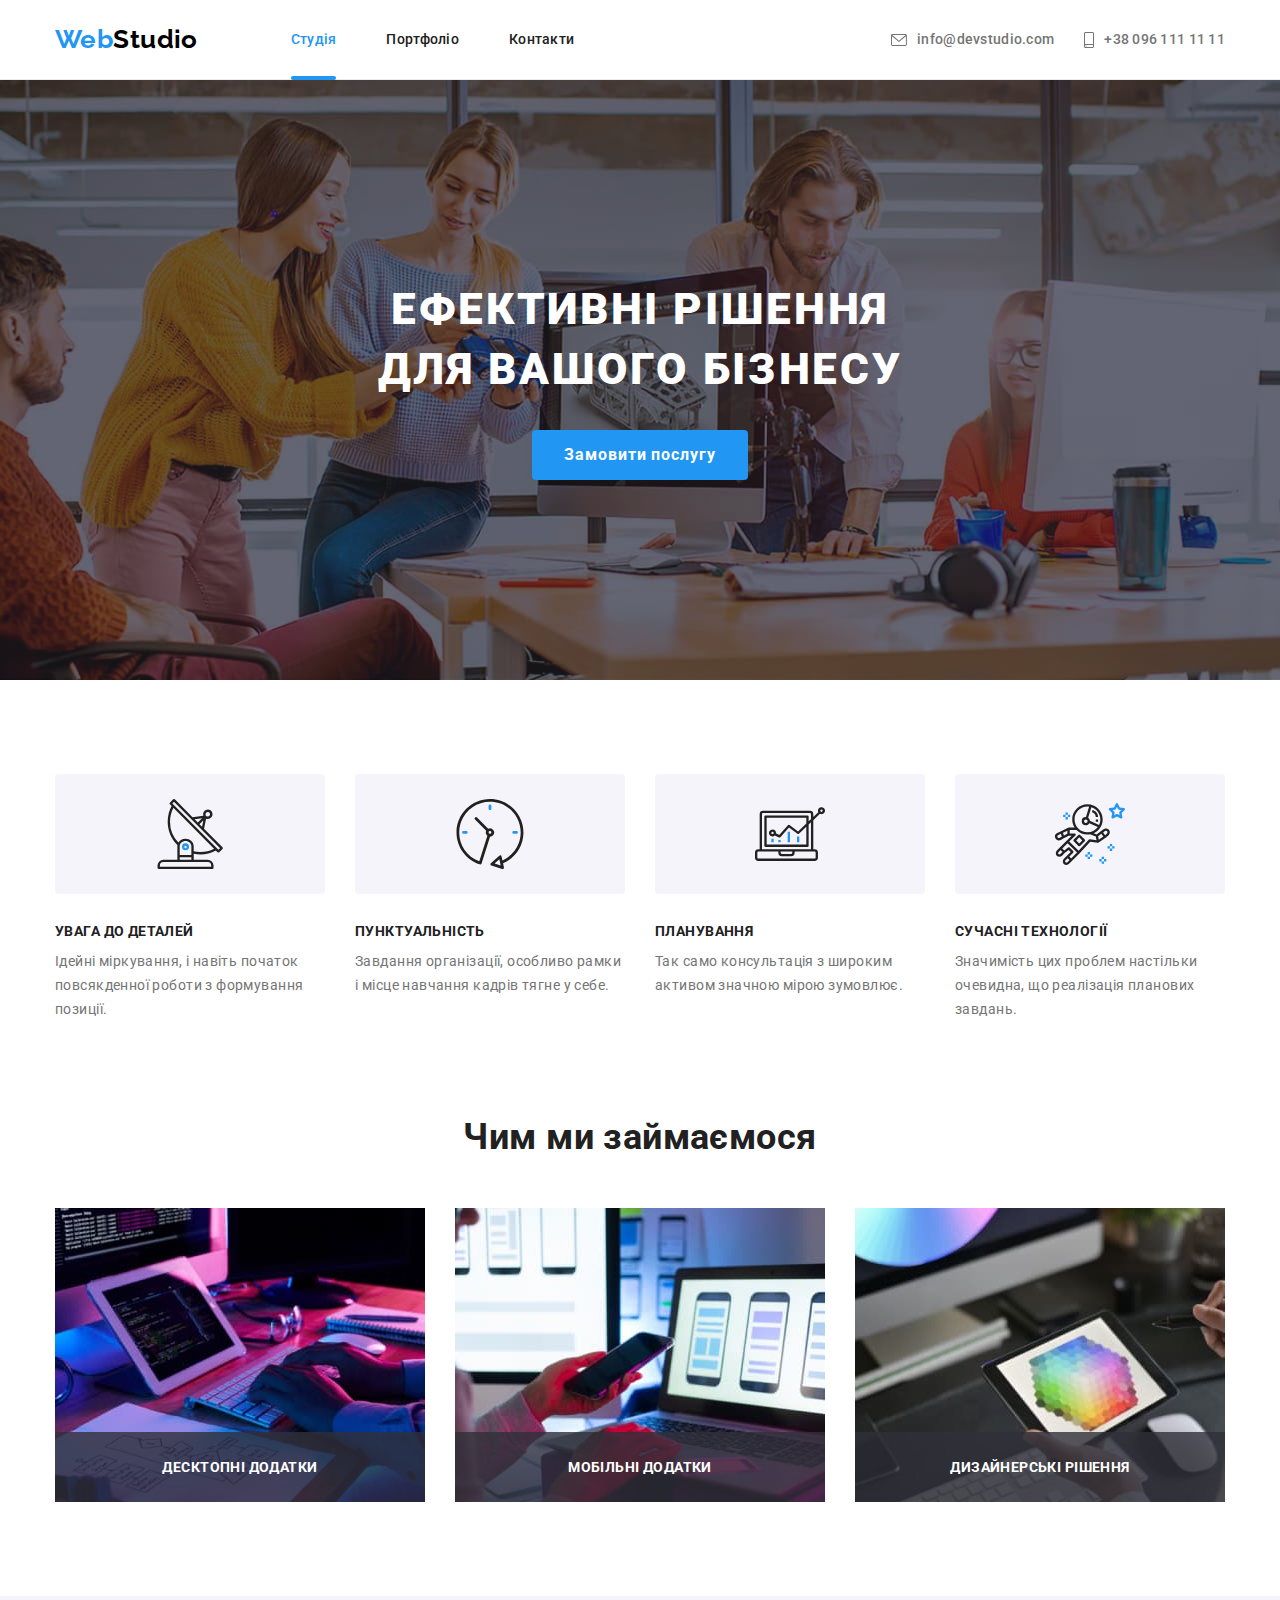
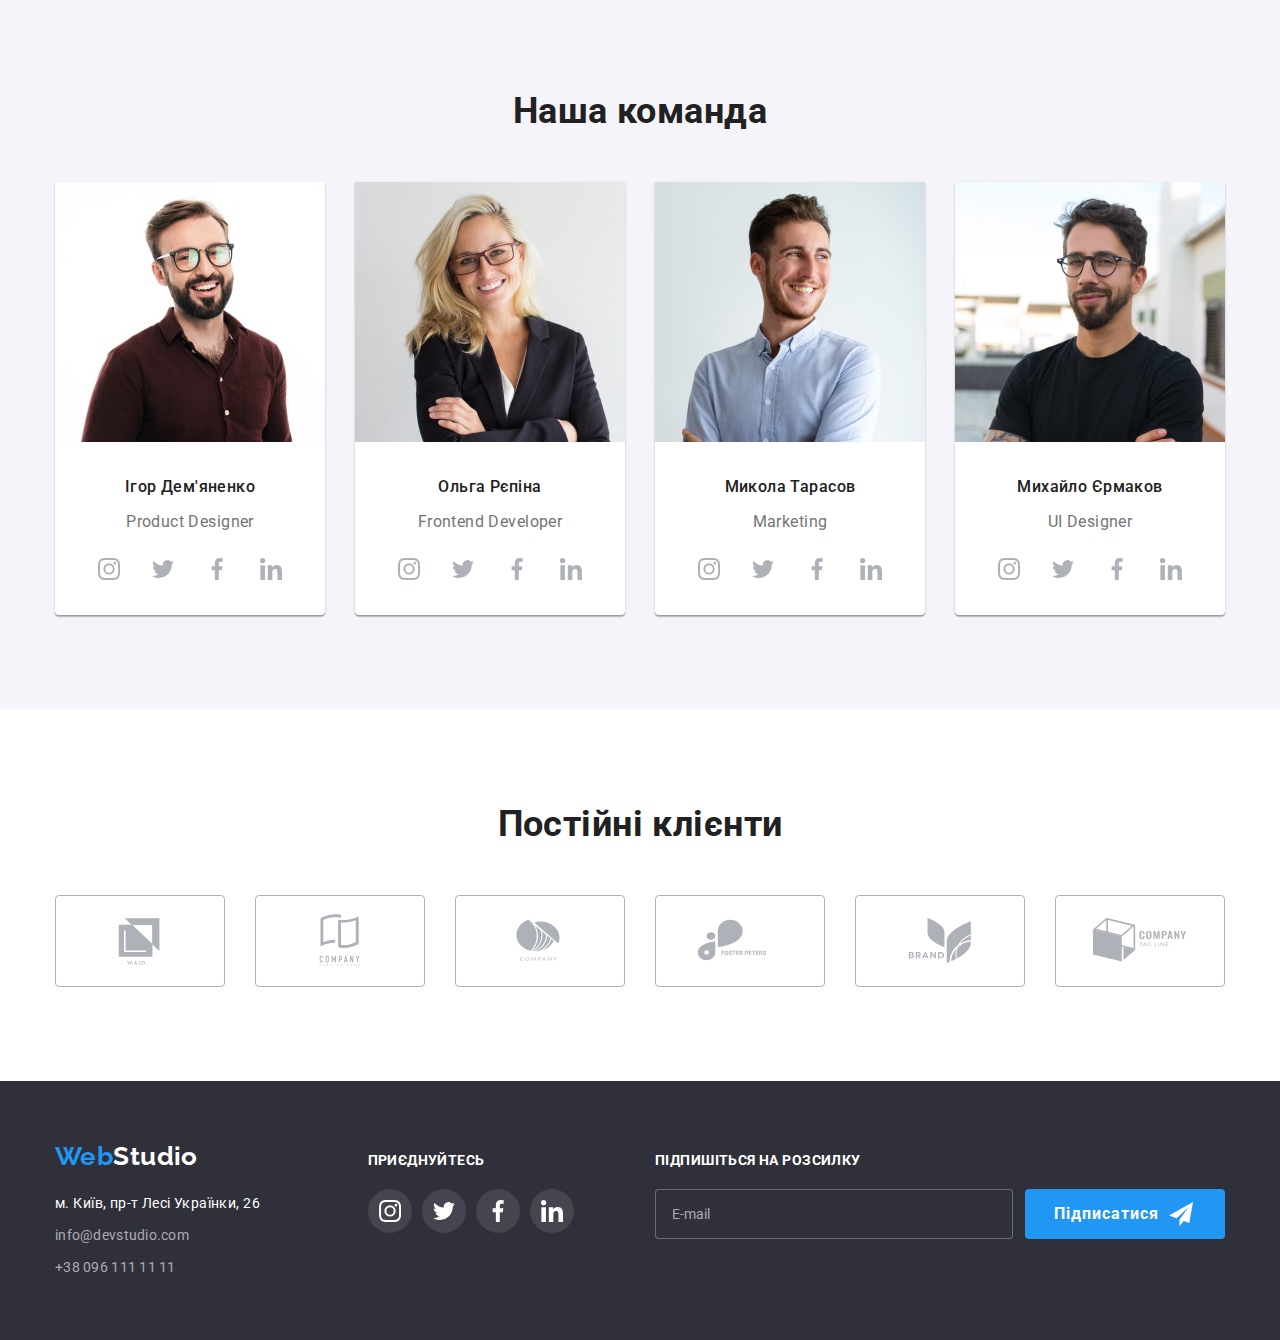
<file: index.html>
<!DOCTYPE html>
<html lang="ua">
  <head>
    <meta charset="UTF-8" />
    <meta http-equiv="X-UA-Compatible" content="IE=edge" />
    <meta name="viewport" content="width=device-width, initial-scale=1.0" />
    <title>Web Studio (Version 2.1)</title>
    <link
      href="https://fonts.googleapis.com/css2?family=Raleway:wght@700&family=Roboto:wght@400;500;700;900&display=swap"
      rel="stylesheet"
    />
    <link
      rel="stylesheet"
      href="https://cdnjs.cloudflare.com/ajax/libs/modern-normalize/1.1.0/modern-normalize.min.css"
    />
    <!-- <link rel="stylesheet" href="./styles.css" /> -->
    <link rel="stylesheet" href="./css/main.min.css" />
  </head>
  <body>
    <header class="page-header">
      <nav class="page-header__nav container">
        <a href="./index.html" class="logo">Web<span class="logo__text">Studio</span></a>
        <button class="page-header__button" type="button" data-menu-button aria-expanded="false">
          <svg class="page-header__pic" aria-label="Переключатель мобільного меню">
            <use
              class="page-header__icon page-header__icon--menu"
              href="./images/icons.svg#icon-menu"
              width="40"
              height="40"
            ></use>
            <use
              class="page-header__icon page-header__icon--cross"
              href="./images/icons.svg#icon-close"
              width="40"
              height="40"
            ></use>
          </svg>
        </button>

        <!-- Mobile Menu -->
        <div class="mobile-menu" data-menu>
          <ul class="mobile-nav">
            <li class="mobile-nav__item">
              <a class="mobile-nav__link mobile-nav__link--current" href="./index.html">Студія</a>
            </li>
            <li class="mobile-nav__item">
              <a class="mobile-nav__link" href="./portfolio.html">Портфоліо</a>
            </li>
            <li class="mobile-nav__item">
              <a class="mobile-nav__link" href="">Контакти</a>
            </li>
          </ul>

          <ul class="mobile-contacts">
            <li class="mobile-contacts__item">
              <a class="mobile-contacts__link" href="tel:+380961111111">+38 096 111 11 11</a>
            </li>
            <li class="mobile-contacts__item">
              <a
                class="mobile-contacts__link mobile-contacts__link--mail"
                href="mailto:info@devstudio.com"
                >info@devstudio.com</a
              >
            </li>
          </ul>
          <ul class="mobile-networks">
            <li class="mobile-networks__item">
              <a class="mobile-networks__link" href="">Instagram</a>
            </li>
            <li class="mobile-networks__item">
              <a class="mobile-networks__link" href="">Twitter</a>
            </li>
            <li class="mobile-networks__item">
              <a class="mobile-networks__link" href="">Facebook</a>
            </li>
            <li class="mobile-networks__item">
              <a class="mobile-networks__link" href="">LinkedIn</a>
            </li>
          </ul>
        </div>

        <!-- Site Nav -->

        <ul class="site-nav">
          <li class="site-nav__item">
            <a class="site-nav__link site-nav__link--current" href="./index.html">Студія</a>
          </li>
          <li class="site-nav__item">
            <a class="site-nav__link" href="./portfolio.html">Портфоліо</a>
          </li>
          <li class="site-nav__item">
            <a class="site-nav__link" href="">Контакти</a>
          </li>
        </ul>

        <div class="contacts">
          <ul class="contacts__list">
            <li class="contacts__item">
              <a class="contacts__link" href="mailto:info@devstudio.com">
                <svg class="contacts__icon">
                  <use href="./images/icons.svg#icon-mail" width="16"></use>
                </svg>
                <span>info@devstudio.com</span>
              </a>
            </li>
            <li class="contacts__item contacts__item--tel">
              <a class="contacts__link" href="tel:+380961111111">
                <svg class="contacts__icon contacts__icon--width">
                  <use href="./images/icons.svg#icon-tel" width="10"></use>
                </svg>
                <span>+38 096 111 11 11</span>
              </a>
            </li>
          </ul>
        </div>
      </nav>
    </header>

    <main>
      <!--Hero-->

      <section class="hero">
        <h1 class="hero__title">Ефективні рішення <br />для вашого бізнесу</h1>
        <button class="button" type="button" data-modal-open>Замовити послугу</button>
      </section>

      <!-- Modal Window -->

      <div class="backdrop is-hidden" data-modal>
        <div class="modal">
          <button class="modal__close" type="button" data-modal-close>
            <svg class="modal__icon">
              <use href="./images/icons.svg#icon-cross" width="11"></use>
            </svg>
          </button>
          <form class="form" name="form" autocomplete="on">
            <p class="form__text">Залиште свої дані, ми вам передзвонимо</p>

            <label class="form__item" for="user-name">
              <span class="form__title">Ім'я</span>
            </label>
            <div class="form__box">
              <input
                class="form__field"
                type="text"
                name="user-name"
                id="user-name"
                autofocus
                required
              />
              <svg class="form__icon">
                <use href="./images/icons.svg#icon-human" width="18"></use>
              </svg>
            </div>

            <label class="form__item" for="user-phone">
              <span class="form__title">Телефон</span>
            </label>
            <div class="form__box">
              <input class="form__field" type="tel" name="user-phone" id="user-phone" required />
              <svg class="form__icon">
                <use href="./images/icons.svg#icon-phone" width="18"></use>
              </svg>
            </div>

            <label class="form__item" for="user-email">
              <span class="form__title">Пошта</span>
            </label>
            <div class="form__box">
              <input class="form__field" type="email" name="user-email" id="user-email" required />
              <svg class="form__icon">
                <use href="./images/icons.svg#icon-letter" width="18"></use>
              </svg>
            </div>

            <label class="form__item">
              <span class="form__title"> Коментар </span>
              <textarea
                class="form__field form__field--comment"
                placeholder="Введіть текст"
                id="comment"
                required
              ></textarea>
            </label>

            <label class="form__agreement">
              <input class="form__checkbox" type="checkbox" name="agreement" id="agreement" />
              <span class="form__checkdraw"></span>
              <span class="form__confirmation"
                >Погоджуюся з розсилкою та приймаю
                <a class="form__link" href="">Умови договору</a></span
              >
            </label>

            <button class="button" type="submit">Відправити</button>
          </form>
        </div>
      </div>

      <!--Our features -->

      <section class="section section--cutted">
        <div class="container">
          <h2 class="section__title visually-hidden">Наші особливості</h2>
          <ul class="features">
            <li class="features__item">
              <div class="features__bg">
                <svg class="features__icon">
                  <use href="./images/icons.svg#icon-antenna" width="70"></use>
                </svg>
              </div>
              <h3 class="features__title">Увага до деталей</h3>
              <p>Ідейні міркування, і навіть початок повсякденної роботи з формування позиції.</p>
            </li>
            <li class="features__item">
              <div class="features__bg">
                <svg class="features__icon">
                  <use href="./images/icons.svg#icon-clock" width="70"></use>
                </svg>
              </div>
              <h3 class="features__title">Пунктуальніcть</h3>
              <p>Завдання організації, особливо рамки і місце навчання кадрів тягне у себе.</p>
            </li>
            <li class="features__item">
              <div class="features__bg">
                <svg class="features__icon">
                  <use href="./images/icons.svg#icon-diagram" width="70"></use>
                </svg>
              </div>
              <h3 class="features__title">Планування</h3>
              <p>Так само консультація з широким активом значною мірою зумовлює.</p>
            </li>
            <li class="features__item">
              <div class="features__bg">
                <svg class="features__icon">
                  <use href="./images/icons.svg#icon-astronaut" width="70"></use>
                </svg>
              </div>
              <h3 class="features__title">Сучасні технології</h3>
              <p>Значимість цих проблем настільки очевидна, що реалізація планових завдань.</p>
            </li>
          </ul>
        </div>
      </section>

      <!--Directions-->

      <section class="section section--dissap">
        <div class="container">
          <h2 class="section__title directions__section-title--dissap">Чим ми займаємося</h2>
          <ul class="directions">
            <li class="directions__item">
              <img src="./images/img-01.jpg" width="370" alt="Друк на клавіатурі" />
              <h3 class="directions__title">Десктопні додатки</h3>
            </li>
            <li class="directions__item">
              <img src="./images/img-02.jpg" width="370" alt="Телефон та ноутбук" />
              <h3 class="directions__title">Мобільні додатки</h3>
            </li>
            <li class="directions__item">
              <img src="./images/img-03.jpg" width="370" alt="Айпед" />
              <h3 class="directions__title">Дизайнерські рішення</h3>
            </li>
          </ul>
        </div>
      </section>

      <!--Our team-->

      <section class="section section--bg">
        <div class="container">
          <h2 class="section__title">Наша команда</h2>

          <ul class="teammates">
            <li class="teammates__item">
              <img
                class="teammates__photo"
                srcset="
                  ./images/img-igor-270.jpg      270w,
                  ./images/img-igor-540@2x.jpg   540w,
                  ./images/img-igor-810@3x.jpg   810w,
                  ./images/img-igor-1080@4x.jpg 1080w
                "
                sizes="(min-width: 1200px) 25vw, (min-width: 768px) 50vw, (min-width: 480px) 100vw"
                src="./images/img-igor-270.jpg"
                alt="Ігор Дем'яненко"
              />
              <div class="teammates__info">
                <h3 class="teammates__title">Ігор Дем'яненко</h3>
                <p class="teammates__position">Product Designer</p>
                <ul class="networks">
                  <li>
                    <a class="networks__link" href="">
                      <svg class="networks__icon">
                        <use href="./images/icons.svg#icon-instagram" width="22"></use>
                      </svg>
                    </a>
                  </li>
                  <li>
                    <a class="networks__link" href="">
                      <svg class="networks__icon">
                        <use href="./images/icons.svg#icon-twitter" width="22"></use>
                      </svg>
                    </a>
                  </li>
                  <li>
                    <a class="networks__link" href="">
                      <svg class="networks__icon">
                        <use href="./images/icons.svg#icon-facebook" width="22"></use>
                      </svg>
                    </a>
                  </li>
                  <li>
                    <a class="networks__link" href="">
                      <svg class="networks__icon">
                        <use href="./images/icons.svg#icon-linkedin" width="22"></use>
                      </svg>
                    </a>
                  </li>
                </ul>
              </div>
            </li>
            <li class="teammates__item">
              <img
                class="teammates__photo"
                srcset="
                  ./images/img-olga-270.jpg      270w,
                  ./images/img-olga-540@2x.jpg   540w,
                  ./images/img-olga-810@3x.jpg   810w,
                  ./images/img-olga-1080@4x.jpg 1080w
                "
                sizes="(min-width: 1200px) 25vw, (min-width: 768px) 50vw, (min-width: 480px) 100vw"
                src="./images/img-olga-270.jpg"
                alt="Ольга Рєпіна"
              />
              <div class="teammates__info">
                <h3 class="teammates__title">Ольга Рєпіна</h3>
                <p class="teammates__position">Frontend Developer</p>
                <ul class="networks">
                  <li>
                    <a class="networks__link" href="">
                      <svg class="networks__icon">
                        <use href="./images/icons.svg#icon-instagram" width="22"></use>
                      </svg>
                    </a>
                  </li>
                  <li>
                    <a class="networks__link" href="">
                      <svg class="networks__icon">
                        <use href="./images/icons.svg#icon-twitter" width="22"></use>
                      </svg>
                    </a>
                  </li>
                  <li>
                    <a class="networks__link" href="">
                      <svg class="networks__icon">
                        <use href="./images/icons.svg#icon-facebook" width="22"></use>
                      </svg>
                    </a>
                  </li>
                  <li>
                    <a class="networks__link" href="">
                      <svg class="networks__icon">
                        <use href="./images/icons.svg#icon-linkedin" width="22"></use>
                      </svg>
                    </a>
                  </li>
                </ul>
              </div>
            </li>
            <li class="teammates__item">
              <img
                class="teammates__photo"
                srcset="
                  ./images/img-nick-270.jpg      270w,
                  ./images/img-nick-540@2x.jpg   540w,
                  ./images/img-nick-810@3x.jpg   810w,
                  ./images/img-nick-1080@4x.jpg 1080w
                "
                sizes="(min-width: 1200px) 25vw, (min-width: 768px) 50vw, (min-width: 480px) 100vw"
                src="./images/img-nick-270.jpg"
                alt="Микола Тарасов"
              />
              <div class="teammates__info">
                <h3 class="teammates__title">Микола Тарасов</h3>
                <p class="teammates__position">Marketing</p>
                <ul class="networks">
                  <li>
                    <a class="networks__link" href="">
                      <svg class="networks__icon">
                        <use href="./images/icons.svg#icon-instagram" width="22"></use>
                      </svg>
                    </a>
                  </li>
                  <li>
                    <a class="networks__link" href="">
                      <svg class="networks__icon">
                        <use href="./images/icons.svg#icon-twitter" width="22"></use>
                      </svg>
                    </a>
                  </li>
                  <li>
                    <a class="networks__link" href="">
                      <svg class="networks__icon">
                        <use href="./images/icons.svg#icon-facebook" width="22"></use>
                      </svg>
                    </a>
                  </li>
                  <li>
                    <a class="networks__link" href="">
                      <svg class="networks__icon">
                        <use href="./images/icons.svg#icon-linkedin" width="22"></use>
                      </svg>
                    </a>
                  </li>
                </ul>
              </div>
            </li>
            <li class="teammates__item">
              <img
                class="teammates__photo"
                srcset="
                  ./images/img-mike-270.jpg      270w,
                  ./images/img-mike-540@2x.jpg   540w,
                  ./images/img-mike-810@3x.jpg   810w,
                  ./images/img-mike-1080@4x.jpg 1080w
                "
                sizes="(min-width: 1200px) 25vw, (min-width: 768px) 50vw, (min-width: 480px) 100vw"
                src="./images/img-mike-270.jpg"
                alt="Михайло Єрмаков"
              />
              <div class="teammates__info">
                <h3 class="teammates__title">Михайло Єрмаков</h3>
                <p class="teammates__position">UI Designer</p>
                <ul class="networks">
                  <li>
                    <a class="networks__link" href="">
                      <svg class="networks__icon">
                        <use href="./images/icons.svg#icon-instagram" width="22"></use>
                      </svg>
                    </a>
                  </li>
                  <li>
                    <a class="networks__link" href="">
                      <svg class="networks__icon">
                        <use href="./images/icons.svg#icon-twitter" width="22"></use>
                      </svg>
                    </a>
                  </li>
                  <li>
                    <a class="networks__link" href="">
                      <svg class="networks__icon">
                        <use href="./images/icons.svg#icon-facebook" width="22"></use>
                      </svg>
                    </a>
                  </li>
                  <li>
                    <a class="networks__link" href="">
                      <svg class="networks__icon">
                        <use href="./images/icons.svg#icon-linkedin" width="22"></use>
                      </svg>
                    </a>
                  </li>
                </ul>
              </div>
            </li>
          </ul>
        </div>
      </section>

      <!-- Regular Customers -->

      <section class="section">
        <div class="container">
          <h2 class="section__title">Постійні клієнти</h2>
          <ul class="customers">
            <li>
              <a class="customers__link" href="">
                <svg class="customers__icon">
                  <use href="./images/icons.svg#icon-logo-ya-n-co"></use>
                </svg>
              </a>
            </li>
            <li>
              <a class="customers__link" href="">
                <svg class="customers__icon">
                  <use href="./images/icons.svg#icon-logo-tagline-here"></use>
                </svg>
              </a>
            </li>
            <li>
              <a class="customers__link" href="">
                <svg class="customers__icon">
                  <use href="./images/icons.svg#icon-logo-company"></use>
                </svg>
              </a>
            </li>
            <li>
              <a class="customers__link" href="">
                <svg class="customers__icon">
                  <use href="./images/icons.svg#icon-logo-foster-peters"></use>
                </svg>
              </a>
            </li>
            <li>
              <a class="customers__link" href="">
                <svg class="customers__icon">
                  <use href="./images/icons.svg#icon-logo-brand"></use>
                </svg>
              </a>
            </li>
            <li>
              <a class="customers__link" href="">
                <svg class="customers__icon">
                  <use href="./images/icons.svg#icon-logo-tag-line"></use>
                </svg>
              </a>
            </li>
          </ul>
        </div>
      </section>
    </main>

    <footer class="footer">
      <div class="container footer__flex">
        <div class="footer__contacts">
          <a href="./index.html" class="logo">Web<span class="logo__text--inverse">Studio</span></a>
          <address class="footer__address">
            <p>м. Київ, пр-т Лесі Українки, 26</p>
            <ul class="footer__list">
              <li class="footer__item">
                <a class="footer__link" href="mailto:info@devstudio.com">info@devstudio.com</a>
              </li>
              <li class="footer__item">
                <a class="footer__link" href="tel:+380961111111">+38 096 111 11 11</a>
              </li>
            </ul>
          </address>
        </div>
        <div class="footer__join">
          <h3 class="footer__title">приєднуйтесь</h3>
          <ul class="networks networks--join">
            <li>
              <a class="networks__link networks__link--join" href="">
                <svg class="networks__icon networks__icon--join">
                  <use href="./images/icons.svg#icon-instagram" width="22"></use>
                </svg>
              </a>
            </li>
            <li>
              <a class="networks__link networks__link--join" href="">
                <svg class="networks__icon networks__icon--join">
                  <use href="./images/icons.svg#icon-twitter" width="22"></use>
                </svg>
              </a>
            </li>
            <li>
              <a class="networks__link networks__link--join" href="">
                <svg class="networks__icon networks__icon--join">
                  <use href="./images/icons.svg#icon-facebook" width="22"></use>
                </svg>
              </a>
            </li>
            <li>
              <a class="networks__link networks__link--join" href="">
                <svg class="networks__icon networks__icon--join">
                  <use href="./images/icons.svg#icon-linkedin" width="22"></use>
                </svg>
              </a>
            </li>
          </ul>
        </div>
        <div class="footer__subscription">
          <h3 class="footer__title">Підпишіться на розсилку</h3>
          <form class="footer__form">
            <label>
              <input
                class="footer__field"
                type="email"
                name="subscribe-email"
                placeholder="E-mail"
                required
              />
            </label>
            <button class="footer__button" type="submit">
              Підписатися
              <svg class="footer__icon">
                <use href="./images/icons.svg#icon-paper-plane" width="24" height="24"></use>
              </svg>
            </button>
          </form>
        </div>
      </div>
    </footer>
    <script src="./js/modal.js"></script>
    <script src="./js/mobile-menu.js"></script>
  </body>
</html>
</file>
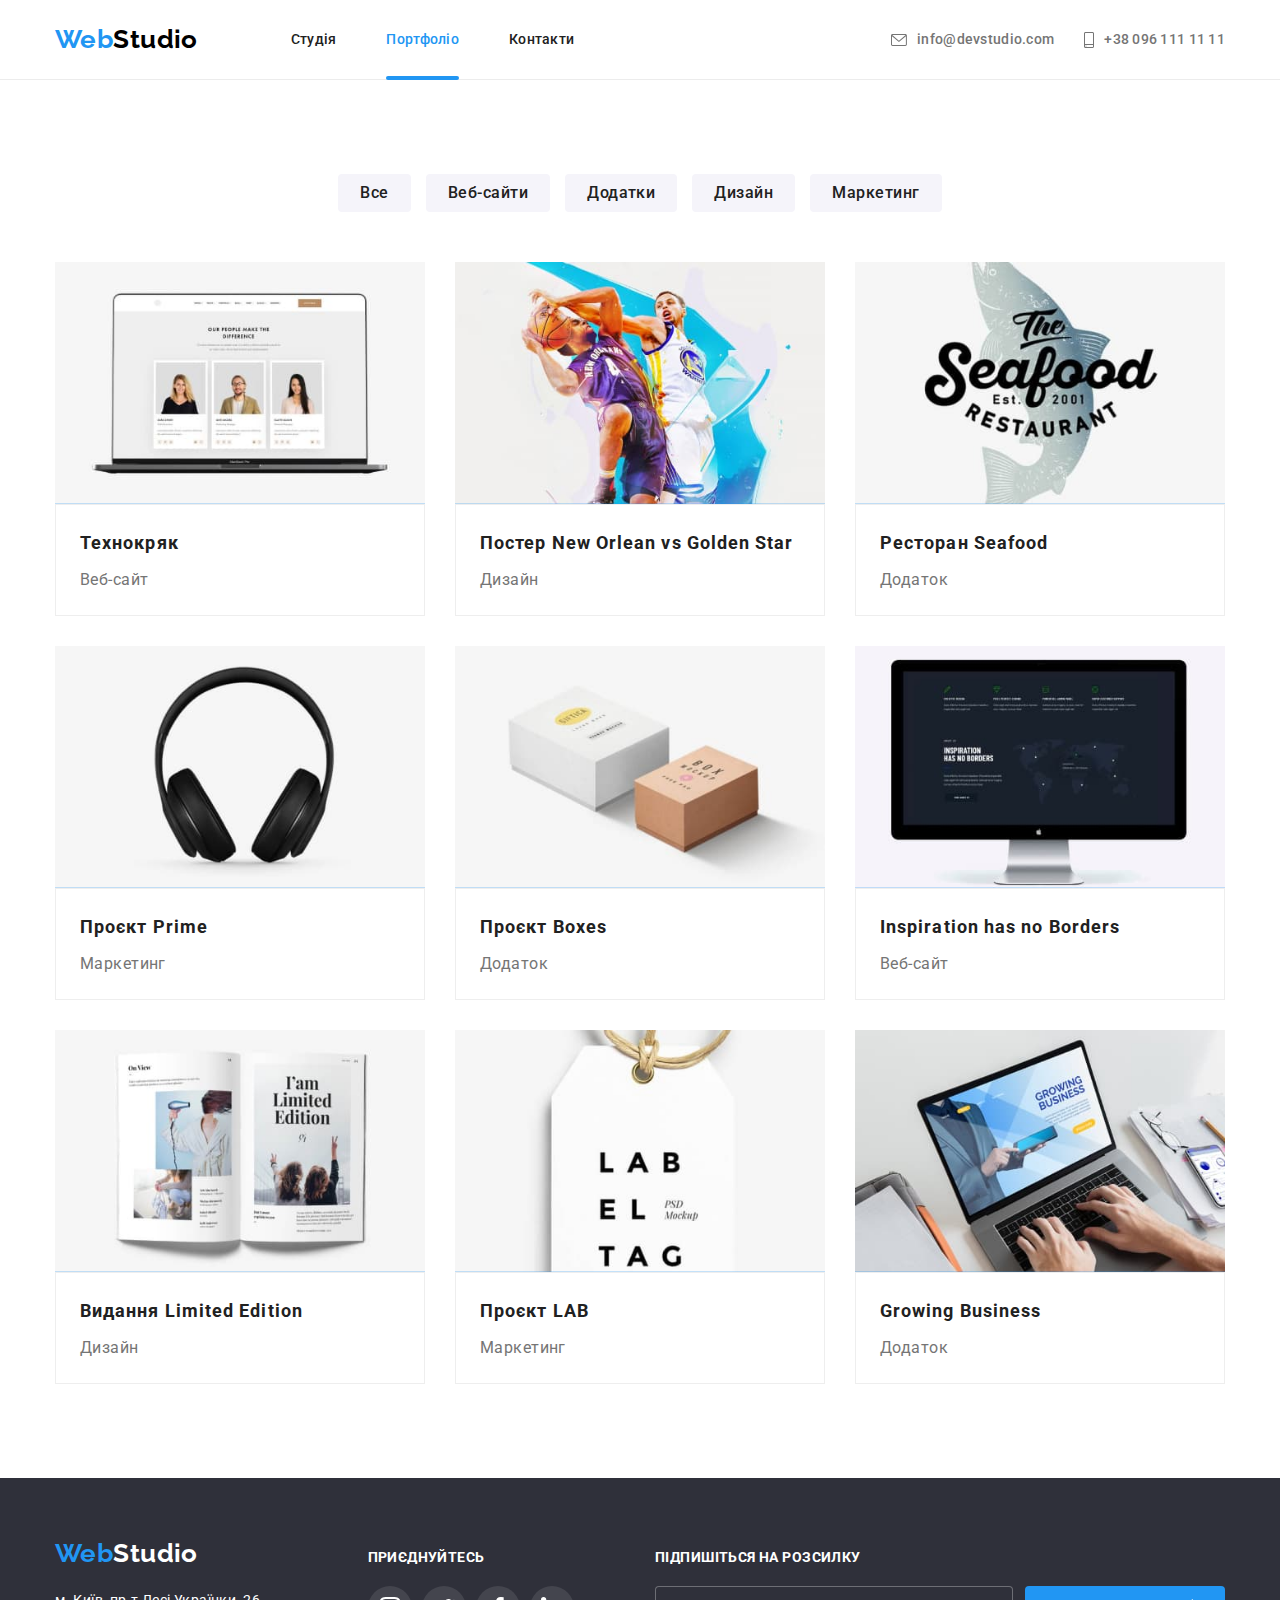
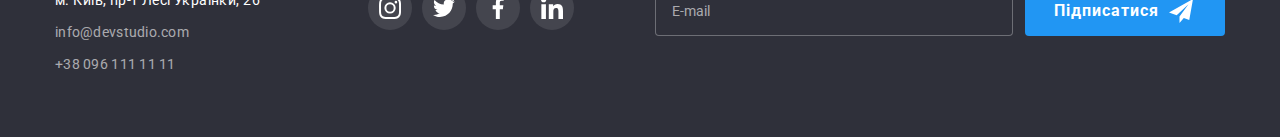
<file: portfolio.html>
<!DOCTYPE html>
<html lang="ua">
  <head>
    <meta charset="UTF-8" />
    <meta http-equiv="X-UA-Compatible" content="IE=edge" />
    <meta name="viewport" content="width=device-width, initial-scale=1.0" />
    <title>Web Studio (Version 2.1)</title>
    <link
      href="https://fonts.googleapis.com/css2?family=Raleway:wght@700&family=Roboto:wght@400;500;700;900&display=swap"
      rel="stylesheet"
    />
    <link
      rel="stylesheet"
      href="https://cdnjs.cloudflare.com/ajax/libs/modern-normalize/1.1.0/modern-normalize.min.css"
    />
    <!-- <link rel="stylesheet" href="./styles.css" /> -->
    <link rel="stylesheet" href="./css/main.min.css" />
  </head>
  <body>
    <header class="page-header">
      <nav class="page-header__nav container">
        <a href="./index.html" class="logo">Web<span class="logo__text">Studio</span></a>
        <button class="page-header__button" type="button" data-menu-button aria-expanded="false">
          <svg class="page-header__pic" aria-label="Переключатель мобільного меню">
            <use
              class="page-header__icon page-header__icon--menu"
              href="./images/icons.svg#icon-menu"
              width="40"
              height="40"
            ></use>
            <use
              class="page-header__icon page-header__icon--cross"
              href="./images/icons.svg#icon-close"
              width="40"
              height="40"
            ></use>
          </svg>
        </button>

        <!-- Mobile Menu -->
        <div class="mobile-menu" data-menu>
          <ul class="mobile-nav">
            <li class="mobile-nav__item">
              <a class="mobile-nav__link" href="./index.html">Студія</a>
            </li>
            <li class="mobile-nav__item">
              <a class="mobile-nav__link mobile-nav__link--current" href="./portfolio.html"
                >Портфоліо</a
              >
            </li>
            <li class="mobile-nav__item">
              <a class="mobile-nav__link" href="">Контакти</a>
            </li>
          </ul>

          <ul class="mobile-contacts">
            <li class="mobile-contacts__item">
              <a class="mobile-contacts__link" href="tel:+380961111111">+38 096 111 11 11</a>
            </li>
            <li class="mobile-contacts__item">
              <a
                class="mobile-contacts__link mobile-contacts__link--mail"
                href="mailto:info@devstudio.com"
                >info@devstudio.com</a
              >
            </li>
          </ul>
          <ul class="mobile-networks">
            <li class="mobile-networks__item">
              <a class="mobile-networks__link" href="">Instagram</a>
            </li>
            <li class="mobile-networks__item">
              <a class="mobile-networks__link" href="">Twitter</a>
            </li>
            <li class="mobile-networks__item">
              <a class="mobile-networks__link" href="">Facebook</a>
            </li>
            <li class="mobile-networks__item">
              <a class="mobile-networks__link" href="">LinkedIn</a>
            </li>
          </ul>
        </div>

        <!-- Site Nav -->

        <ul class="site-nav">
          <li class="site-nav__item">
            <a class="site-nav__link" href="./index.html">Студія</a>
          </li>
          <li class="site-nav__item">
            <a class="site-nav__link site-nav__link--current" href="./portfolio.html">Портфоліо</a>
          </li>
          <li class="site-nav__item"><a class="site-nav__link" href="">Контакти</a></li>
        </ul>

        <div class="contacts">
          <ul class="contacts__list">
            <li class="contacts__item">
              <a class="contacts__link" href="mailto:info@devstudio.com">
                <svg class="contacts__icon">
                  <use href="./images/icons.svg#icon-mail" width="16"></use>
                </svg>
                <span>info@devstudio.com</span>
              </a>
            </li>
            <li class="contacts__item contacts__item--tel">
              <a class="contacts__link" href="tel:+380961111111">
                <svg class="contacts__icon contacts__icon--width">
                  <use href="./images/icons.svg#icon-tel" width="10"></use>
                </svg>
                <span>+38 096 111 11 11</span>
              </a>
            </li>
          </ul>
        </div>
      </nav>
    </header>

    <main>
      <section class="section">
        <div class="container">
          <!-- Filters -->
          <ul class="filters">
            <li><button class="filters__button" type="button">Все</button></li>
            <li><button class="filters__button" type="button">Веб-сайти</button></li>
            <li><button class="filters__button" type="button">Додатки</button></li>
            <li><button class="filters__button" type="button">Дизайн</button></li>
            <li><button class="filters__button" type="button">Маркетинг</button></li>
          </ul>

          <!-- Projects -->
          <ul class="projects">
            <li class="projects__item">
              <a href="" class="projects__link">
                <div class="projects__card">
                  <img
                    class="projects__img"
                    srcset="
                      ./images/portfolio-01-technocrack.jpg        450w,
                      ./images/portfolio-01-technocrack-900@2x.jpg 900w
                    "
                    sizes="(min-width: 1200px) 33vw, (min-width: 768px) 50vw, (min-width: 480px) 100vw"
                    src="./images/portfolio-01-technocrack.jpg"
                    alt="Ноутбук з веб-сайтом"
                  />
                  <p class="projects__description">
                    Ресурс пропонує комплексні пропозиції з різним рівнем функціоналу та сервісів.
                    Все це дозволить відвідувачу отримати вичерпні відомості про компанію чи
                    приватну особу.
                  </p>
                </div>
                <div class="projects__text projects__text--eq">
                  <h2 class="projects__title">Технокряк</h2>
                  <p class="projects__caption">Веб-сайт</p>
                </div>
              </a>
            </li>
            <li class="projects__item">
              <a href="" class="projects__link">
                <div class="projects__card">
                  <img
                    class="projects__img"
                    srcset="
                      ./images/portfolio-02-basket.jpg        450w,
                      ./images/portfolio-02-basket-900@2x.jpg 900w
                    "
                    sizes="(min-width: 1200px) 33vw, (min-width: 768px) 50vw, (min-width: 480px) 100vw"
                    src="./images/portfolio-02-basket.jpg"
                    alt="Баскетболісти"
                  />
                  <p class="projects__description">
                    Ресурс пропонує комплексні пропозиції з різним рівнем функціоналу та сервісів.
                    Все це дозволить відвідувачу отримати вичерпні відомості про компанію чи
                    приватну особу.
                  </p>
                </div>
                <div class="projects__text">
                  <h2 class="projects__title">Постер New Orlean vs Golden Star</h2>
                  <p class="projects__caption">Дизайн</p>
                </div>
              </a>
            </li>
            <li class="projects__item">
              <a href="" class="projects__link">
                <div class="projects__card">
                  <img
                    class="projects__img"
                    srcset="
                      ./images/portfolio-03-seafood.jpg        450w,
                      ./images/portfolio-03-seafood-900@2x.jpg 900w
                    "
                    sizes="(min-width: 1200px) 33vw, (min-width: 768px) 50vw, (min-width: 480px) 100vw"
                    src="./images/portfolio-03-seafood.jpg"
                    alt="Логотип ресторану Seafood"
                  />
                  <p class="projects__description">
                    Ресурс пропонує комплексні пропозиції з різним рівнем функціоналу та сервісів.
                    Все це дозволить відвідувачу отримати вичерпні відомості про компанію чи
                    приватну особу.
                  </p>
                </div>
                <div class="projects__text">
                  <h2 class="projects__title">Ресторан Seafood</h2>
                  <p class="projects__caption">Додаток</p>
                </div>
              </a>
            </li>
            <li class="projects__item">
              <a href="" class="projects__link">
                <div class="projects__card">
                  <img
                    class="projects__img"
                    srcset="
                      ./images/portfolio-04-headphones.jpg        450w,
                      ./images/portfolio-04-headphones-900@2x.jpg 900w
                    "
                    sizes="(min-width: 1200px) 33vw, (min-width: 768px) 50vw, (min-width: 480px) 100vw"
                    src="./images/portfolio-04-headphones.jpg"
                    alt="Навушники"
                  />
                  <p class="projects__description">
                    Ресурс пропонує комплексні пропозиції з різним рівнем функціоналу та сервісів.
                    Все це дозволить відвідувачу отримати вичерпні відомості про компанію чи
                    приватну особу.
                  </p>
                </div>
                <div class="projects__text">
                  <h2 class="projects__title">Проєкт Prime</h2>
                  <p class="projects__caption">Маркетинг</p>
                </div>
              </a>
            </li>
            <li class="projects__item">
              <a href="" class="projects__link">
                <div class="projects__card">
                  <img
                    class="projects__img"
                    srcset="
                      ./images/portfolio-05-boxes.jpg        450w,
                      ./images/portfolio-05-boxes-900@2x.jpg 900w
                    "
                    sizes="(min-width: 1200px) 33vw, (min-width: 768px) 50vw, (min-width: 480px) 100vw"
                    src="./images/portfolio-05-boxes.jpg"
                    alt="Дві коробки"
                  />
                  <p class="projects__description">
                    Ресурс пропонує комплексні пропозиції з різним рівнем функціоналу та сервісів.
                    Все це дозволить відвідувачу отримати вичерпні відомості про компанію чи
                    приватну особу.
                  </p>
                </div>
                <div class="projects__text">
                  <h2 class="projects__title">Проєкт Boxes</h2>
                  <p class="projects__caption">Додаток</p>
                </div>
              </a>
            </li>
            <li class="projects__item">
              <a href="" class="projects__link">
                <div class="projects__card">
                  <img
                    class="projects__img"
                    srcset="
                      ./images/portfolio-06-imac.jpg        450w,
                      ./images/portfolio-06-imac-900@2x.jpg 900w
                    "
                    sizes="(min-width: 1200px) 33vw, (min-width: 768px) 50vw, (min-width: 480px) 100vw"
                    src="./images/portfolio-06-imac.jpg"
                    alt="IMacз З веб-сайтом"
                  />
                  <p class="projects__description">
                    Ресурс пропонує комплексні пропозиції з різним рівнем функціоналу та сервісів.
                    Все це дозволить відвідувачу отримати вичерпні відомості про компанію чи
                    приватну особу.
                  </p>
                </div>
                <div class="projects__text">
                  <h2 class="projects__title">Inspiration has no Borders</h2>
                  <p class="projects__caption">Веб-сайт</p>
                </div>
              </a>
            </li>
            <li class="projects__item">
              <a href="" class="projects__link">
                <div class="projects__card">
                  <img
                    class="projects__img"
                    srcset="
                      ./images/portfolio-07-magazine.jpg        450w,
                      ./images/portfolio-07-magazine-900@2x.jpg 900w
                    "
                    sizes="(min-width: 1200px) 33vw, (min-width: 768px) 50vw, (min-width: 480px) 100vw"
                    src="./images/portfolio-07-magazine.jpg"
                    alt="Відкритий журнал"
                  />
                  <p class="projects__description">
                    Ресурс пропонує комплексні пропозиції з різним рівнем функціоналу та сервісів.
                    Все це дозволить відвідувачу отримати вичерпні відомості про компанію чи
                    приватну особу.
                  </p>
                </div>
                <div class="projects__text">
                  <h2 class="projects__title">Видання Limited Edition</h2>
                  <p class="projects__caption">Дизайн</p>
                </div>
              </a>
            </li>
            <li class="projects__item">
              <a href="" class="projects__link">
                <div class="projects__card">
                  <img
                    class="projects__img"
                    srcset="
                      ./images/portfolio-08-lab.jpg        450w,
                      ./images/portfolio-08-lab-900@2x.jpg 900w
                    "
                    sizes="(min-width: 1200px) 33vw, (min-width: 768px) 50vw, (min-width: 480px) 100vw"
                    src="./images/portfolio-08-lab.jpg"
                    alt="Картонка з логотипом LAB"
                  />
                  <p class="projects__description">
                    Ресурс пропонує комплексні пропозиції з різним рівнем функціоналу та сервісів.
                    Все це дозволить відвідувачу отримати вичерпні відомості про компанію чи
                    приватну особу.
                  </p>
                </div>
                <div class="projects__text">
                  <h2 class="projects__title">Проєкт LAB</h2>
                  <p class="projects__caption">Маркетинг</p>
                </div>
              </a>
            </li>
            <li class="projects__item">
              <a href="" class="projects__link">
                <div class="projects__card">
                  <img
                    class="projects__img"
                    srcset="
                      ./images/portfolio-09-laptop.jpg        450w,
                      ./images/portfolio-09-laptop-900@2x.jpg 900w
                    "
                    sizes="(min-width: 1200px) 33vw, (min-width: 768px) 50vw, (min-width: 480px) 100vw"
                    src="./images/portfolio-09-laptop.jpg"
                    alt="Руки друкують на ноутбуці"
                  />
                  <p class="projects__description">
                    Ресурс пропонує комплексні пропозиції з різним рівнем функціоналу та сервісів.
                    Все це дозволить відвідувачу отримати вичерпні відомості про компанію чи
                    приватну особу.
                  </p>
                </div>
                <div class="projects__text">
                  <h2 class="projects__title">Growing Business</h2>
                  <p class="projects__caption">Додаток</p>
                </div>
              </a>
            </li>
          </ul>
        </div>
      </section>
    </main>

    <footer class="footer">
      <div class="container footer__flex">
        <div class="footer__contacts">
          <a href="./index.html" class="logo">Web<span class="logo__text--inverse">Studio</span></a>
          <address class="footer__address">
            <p>м. Київ, пр-т Лесі Українки, 26</p>
            <ul class="footer__list">
              <li class="footer__item">
                <a class="footer__link" href="mailto:info@devstudio.com">info@devstudio.com</a>
              </li>
              <li class="footer__item">
                <a class="footer__link" href="tel:+380961111111">+38 096 111 11 11</a>
              </li>
            </ul>
          </address>
        </div>
        <div class="footer__join">
          <h3 class="footer__title">приєднуйтесь</h3>
          <ul class="networks networks--join">
            <li>
              <a class="networks__link networks__link--join" href="">
                <svg class="networks__icon networks__icon--join">
                  <use href="./images/icons.svg#icon-instagram" width="22"></use>
                </svg>
              </a>
            </li>
            <li>
              <a class="networks__link networks__link--join" href="">
                <svg class="networks__icon networks__icon--join">
                  <use href="./images/icons.svg#icon-twitter" width="22"></use>
                </svg>
              </a>
            </li>
            <li>
              <a class="networks__link networks__link--join" href="">
                <svg class="networks__icon networks__icon--join">
                  <use href="./images/icons.svg#icon-facebook" width="22"></use>
                </svg>
              </a>
            </li>
            <li>
              <a class="networks__link networks__link--join" href="">
                <svg class="networks__icon networks__icon--join">
                  <use href="./images/icons.svg#icon-linkedin" width="22"></use>
                </svg>
              </a>
            </li>
          </ul>
        </div>
        <div class="footer__subscription">
          <h3 class="footer__title">Підпишіться на розсилку</h3>
          <form class="footer__form">
            <label>
              <input
                class="footer__field"
                type="email"
                name="subscribe-email"
                placeholder="E-mail"
                required
              />
            </label>
            <button class="footer__button" type="submit">
              Підписатися
              <svg class="footer__icon">
                <use href="./images/icons.svg#icon-paper-plane" width="24" height="24"></use>
              </svg>
            </button>
          </form>
        </div>
      </div>
    </footer>
    <script src="./js/mobile-menu.js"></script>
  </body>
</html>
</file>
<file: css/main.min.css>
/*! modern-normalize v1.1.0 | MIT License | https://github.com/sindresorhus/modern-normalize */*,::after,::before{box-sizing:border-box}html{-moz-tab-size:4;-o-tab-size:4;tab-size:4}html{line-height:1.15;-webkit-text-size-adjust:100%}body{margin:0}body{font-family:system-ui,-apple-system,"Segoe UI",Roboto,Helvetica,Arial,sans-serif,"Apple Color Emoji","Segoe UI Emoji"}hr{height:0;color:inherit}abbr[title]{-webkit-text-decoration:underline dotted;text-decoration:underline dotted}b,strong{font-weight:bolder}code,kbd,pre,samp{font-family:ui-monospace,SFMono-Regular,Consolas,"Liberation Mono",Menlo,monospace;font-size:1em}small{font-size:80%}sub,sup{font-size:75%;line-height:0;position:relative;vertical-align:baseline}sub{bottom:-0.25em}sup{top:-0.5em}table{text-indent:0;border-color:inherit}button,input,optgroup,select,textarea{font-family:inherit;font-size:100%;line-height:1.15;margin:0}button,select{text-transform:none}[type=button],[type=reset],[type=submit],button{-webkit-appearance:button}::-moz-focus-inner{border-style:none;padding:0}:-moz-focusring{outline:1px dotted ButtonText}:-moz-ui-invalid{box-shadow:none}legend{padding:0}progress{vertical-align:baseline}::-webkit-inner-spin-button,::-webkit-outer-spin-button{height:auto}[type=search]{-webkit-appearance:textfield;outline-offset:-2px}::-webkit-search-decoration{-webkit-appearance:none}::-webkit-file-upload-button{-webkit-appearance:button;font:inherit}summary{display:list-item}body{color:#757575;background-color:#fff;font-family:Roboto,sans-serif;font-weight:400;font-size:14px;line-height:1.71;letter-spacing:.03em}h1,h2,h3,h4,h5,h6,p,ul,label,input,textarea{margin:0;padding:0}a{text-decoration:none}img{display:block;width:100%;height:auto}ul{list-style:none}body.modal-open{overflow:hidden}body.menu-button{overflow:hidden}.logo{display:inline-block;color:#2196f3;font-family:Raleway,sans-serif;font-weight:700;font-size:26px;line-height:1.19;text-decoration:none}.logo__text{color:#000}.logo__text--inverse{color:#fff;margin-bottom:20px}.container{margin:0 auto;padding-left:15px;padding-right:15px;width:100%}@media screen and (min-width: 480px){.container{width:480px}}@media screen and (min-width: 768px){.container{width:768px}}@media screen and (min-width: 1200px){.container{width:1200px}}.button{display:inline-block;align-self:center;padding:10px 32px;max-width:-webkit-fit-content;max-width:-moz-fit-content;max-width:fit-content;border:none;border-radius:4px;cursor:pointer;background-color:#2196f3;color:#fff;font-family:inherit;font-weight:700;font-size:16px;line-height:1.88;letter-spacing:.06em;text-align:center;transition:box-shadow 250ms cubic-bezier(0.4, 0, 0.2, 1),background-color 250ms cubic-bezier(0.4, 0, 0.2, 1)}.button:hover,.button:focus{background-color:#188ce8;box-shadow:0px 4px 4px rgba(0,0,0,.25)}.visually-hidden{position:absolute;width:1px;height:1px;margin:-1px;border:0;padding:0;white-space:nowrap;-webkit-clip-path:inset(100%);clip-path:inset(100%);clip:rect(0 0 0 0);overflow:hidden}.section{padding-top:60px;padding-bottom:60px}@media screen and (min-width: 1200px){.section{padding-top:94px;padding-bottom:94px}}.section--dissap{display:none;display:none}@media screen and (min-width: 1200px){.section--dissap{display:block}}@media screen and (min-width: 1200px){.section--cutted{padding-bottom:0}}.section--bg{background-color:#f5f4fa}.section__title{margin:0 auto 30px;color:#212121;font-weight:700;font-size:28px;line-height:1.18;text-align:center}@media screen and (min-width: 1200px){.section__title{margin-bottom:50px;font-size:36px;line-height:1.17}}.networks{display:flex;justify-content:center;gap:10px}.networks__link{display:flex;width:44px;height:44px;border-radius:50%;background-color:#fff;transition:background-color 250ms cubic-bezier(0.4, 0, 0.2, 1),fill 250ms cubic-bezier(0.4, 0, 0.2, 1)}.networks__link:hover,.networks__link:focus{background-color:#2196f3}.networks__link--join{background-color:rgba(255,255,255,.1)}.networks__icon{margin:auto;width:22px;height:22px;fill:#afb1b8;transition:fill 250ms cubic-bezier(0.4, 0, 0.2, 1)}.networks__link:hover .networks__icon,.networks__link:focus .networks__icon{fill:#fff}.networks__icon--join{fill:#fff}.page-header{position:relative;display:flex;border-bottom:1px solid #ececec;height:60px;justify-content:baseline}@media screen and (min-width: 768px){.page-header{height:80px}}.page-header__nav{display:flex;align-items:center}.page-header__button{margin-left:auto;padding:0;width:40px;height:40px;background-color:rgba(0,0,0,0);border:none}@media screen and (min-width: 768px){.page-header__button{display:none}}.page-header__pic{position:relative;width:40px;height:40px;z-index:4}.page-header__pic:hover,.page-header__pic:focus{fill:#2196f3}.page-header__button .page-header__icon--cross{position:absolute;display:none}.page-header__button.is-open .page-header__icon--cross{display:block;position:fixed}.page-header__button.is-open .page-header__icon--menu{display:none}.mobile-menu{display:none;position:absolute;padding-left:40px;padding-top:48px;padding-bottom:48px;top:0;left:0;width:480px;height:-webkit-fit-content;height:-moz-fit-content;height:fit-content}.mobile-menu.is-open{display:block}.site-nav{display:none;padding-left:0;margin-left:87px;gap:50px}@media screen and (min-width: 768px){.site-nav{display:flex;height:80px;margin-left:93px}}.site-nav__item{position:relative;display:flex;align-items:center}.site-nav__link{color:#212121;font-weight:500;font-size:14px;line-height:1.14;text-decoration:none;letter-spacing:.02em;transition:color 250ms cubic-bezier(0.4, 0, 0.2, 1)}.site-nav__link:hover,.site-nav__link:focus{color:#2196f3}.site-nav__link--current{color:#2196f3}.site-nav__link--current::after{content:"";position:absolute;display:block;bottom:0;width:100%;height:4px;background-color:#2196f3;border-radius:2px}.contacts{display:none;flex-direction:column;margin-left:auto;align-items:center}@media screen and (min-width: 768px){.contacts{display:block}}@media screen and (min-width: 1200px){.contacts{display:flex}}.contacts__list{display:block;gap:10px;justify-content:flex-end}@media screen and (min-width: 1200px){.contacts__list{display:flex;gap:30px}}.contacts__item{margin-bottom:10px;display:flex}@media screen and (min-width: 1200px){.contacts__item{margin-bottom:0}}.contacts__item--tel{margin-bottom:0}.contacts__link{display:flex;align-items:center;justify-content:space-between;gap:10px;text-decoration:none;color:#757575;font-weight:500;letter-spacing:.02em;line-height:1.14;transition:color 250ms cubic-bezier(0.4, 0, 0.2, 1)}.contacts__link:hover,.contacts__link:focus{color:#2196f3}.contacts__icon{width:16px;height:16px;fill:#757575;transition:fill 250ms cubic-bezier(0.4, 0, 0.2, 1)}.contacts__link:hover .contacts__icon,.contacts__link:focus .contacts__icon{fill:#2196f3}.contacts__icon--width{width:10px}.hero{padding-top:200px;padding-bottom:200px;margin-left:auto;margin-right:auto;max-width:1600px;max-height:600px;text-align:center;background-color:#c4c4c4;background-image:linear-gradient(to right, rgba(47, 48, 58, 0.4), rgba(47, 48, 58, 0.4)),url("./../images/hero-pc.jpg");background-repeat:no-repeat;background-position:center;background-size:cover}@media screen and (min-width: 1200px)and (-webkit-min-device-pixel-ratio: 2),screen and (min-width: 1200px)and (min-resolution: 192dpi),screen and (min-width: 1200px)and (min-resolution: 2dppx){.hero{background-image:linear-gradient(to right, rgba(47, 48, 58, 0.4), rgba(47, 48, 58, 0.4)),url("./../images/hero-pc-3200@2x.jpg")}}@media screen and (max-width: 1199px){.hero{background-image:linear-gradient(to right, rgba(47, 48, 58, 0.4), rgba(47, 48, 58, 0.4)),url("./../images/hero-tablet.jpg");padding-top:118px;padding-bottom:118px}}@media screen and (max-width: 1199px)and (-webkit-min-device-pixel-ratio: 2),screen and (max-width: 1199px)and (min-resolution: 192dpi),screen and (max-width: 1199px)and (min-resolution: 2dppx){.hero{background-image:linear-gradient(to right, rgba(47, 48, 58, 0.4), rgba(47, 48, 58, 0.4)),url("./../images/hero-tablet-1536@2x.jpg")}}@media screen and (max-width: 767px){.hero{background-image:linear-gradient(to right, rgba(47, 48, 58, 0.4), rgba(47, 48, 58, 0.4)),url("./../images/hero-mobile.jpg")}}@media screen and (max-width: 767px)and (-webkit-min-device-pixel-ratio: 2),screen and (max-width: 767px)and (min-resolution: 192dpi),screen and (max-width: 767px)and (min-resolution: 2dppx){.hero{background-image:linear-gradient(to right, rgba(47, 48, 58, 0.4), rgba(47, 48, 58, 0.4)),url("./../images/hero-mobile-960@2x.jpg")}}.hero__title{margin-bottom:30px;color:#fff;font-weight:900;font-size:26px;line-height:1.62;letter-spacing:.06em;text-transform:uppercase}@media screen and (min-width: 1200px){.hero__title{font-size:44px;line-height:1.36}}.backdrop{position:absolute;top:0;left:0;z-index:6;width:100%;height:100%;background-color:rgba(0,0,0,.2);opacity:1;transition:opacity 250ms cubic-bezier(0.4, 0, 0.2, 1);overflow-y:scroll}.backdrop.is-hidden{opacity:0;pointer-events:none}.modal{position:absolute;left:50%;top:50%;z-index:10;transform:translate(-50%, -50%) scale(1);width:95%;max-width:450px;min-width:320px;height:95%;max-height:609px;overflow:scroll;background-color:#fff;border-radius:4px;box-shadow:0px 1px 3px rgba(0,0,0,.12),0px 1px 1px rgba(0,0,0,.14),0px 2px 1px rgba(0,0,0,.2)}@media screen and (min-width: 1200px){.modal{max-width:528px;max-height:581px}}@media screen and (max-width: 479px){.modal{width:95%;height:95%}}.modal__close{position:absolute;z-index:11;display:flex;justify-content:center;align-items:center;width:30px;height:30px;top:8px;right:8px;border-radius:50%;background-color:#fff;border:1px solid rgba(0,0,0,.1);cursor:pointer;transition:box-shadow 250ms cubic-bezier(0.4, 0, 0.2, 1)}.modal__close:hover,.modal__close:focus{box-shadow:0px 4px 4px rgba(0,0,0,.25)}.modal__icon{width:11px;height:11px;fill:#000;transition:fill 250ms cubic-bezier(0.4, 0, 0.2, 1)}.modal__close:hover .modal__icon,.modal__close:focus .modal__icon{fill:#2196f3}.form{display:flex;flex-direction:column;padding:40px}.form__text{margin-bottom:12px;font-weight:700;font-size:20px;line-height:1.15;letter-spacing:.03em;text-align:center;color:#212121}.form__item{position:relative;display:flex;flex-direction:column}.form__title{display:block;padding-bottom:4px;box-sizing:inherit;text-align:initial;font-weight:400;font-size:12px;line-height:1.17;letter-spacing:.01em;color:#757575}.form__box{position:relative;margin-bottom:10px}.form__field{display:block;padding:1px 1px 1px 42px;width:100%;height:40px;border:1px solid rgba(117,117,117,.5);border-radius:4px;outline:rgba(0,0,0,0);cursor:text;transition:border-color 250ms cubic-bezier(0.4, 0, 0.2, 1)}.form__field:hover,.form__field:focus{border-color:#2196f3}.form__field--comment{width:100%;height:120px;padding:12px 16px;font-weight:400;font-size:14px;line-height:1.14;letter-spacing:.01em;color:#212121;resize:none}.form__field--comment::-moz-placeholder{color:rgba(117,117,117,.5)}.form__field--comment:-ms-input-placeholder{color:rgba(117,117,117,.5)}.form__field--comment::placeholder{color:rgba(117,117,117,.5)}.form__icon{position:absolute;left:12px;top:50%;z-index:5;cursor:pointer;width:18px;height:18px;fill:#212121;transform:translatey(-50%);transition:fill 250ms cubic-bezier(0.4, 0, 0.2, 1)}.form__box:hover .form__icon,.form__box:focus .form__icon,.form__field:focus+.form__icon{fill:#2196f3}.form__agreement{display:flex;justify-content:flex-start;align-items:center;margin-top:20px;margin-bottom:30px;font-weight:400;font-size:12px;line-height:1.17;letter-spacing:.03em}@media screen and (min-width: 1200px){.form__agreement{font-size:14px;line-height:1.71;justify-content:center}}.form__checkbox{position:absolute;white-space:nowrap;width:1px;height:1px;overflow:hidden;border:0;padding:0;clip:rect(0 0 0 0);-webkit-clip-path:inset(50%);clip-path:inset(50%);margin:-1px}.form__confirmation{margin-left:8px}.form__link{color:#2196f3}.form__checkdraw{display:inline-block;min-width:16px;min-height:15px;background-image:url("./../images/checkbox.svg");border-radius:2px;background-repeat:no-repeat;background-position:center;transition:background-color 250ms cubic-bezier(0.4, 0, 0.2, 1),background-image 250ms cubic-bezier(0.4, 0, 0.2, 1)}.form__checkbox:checked+.form__checkdraw{background-color:#2196f3;background-image:url("./../images/checkdraw.svg")}@media screen and (min-width: 768px){.features{display:flex;flex-wrap:wrap;justify-content:space-between}}.features__item{margin-bottom:30px}@media screen and (min-width: 768px){.features__item{width:354px;margin-bottom:0}}@media screen and (min-width: 1200px){.features__item{width:270px}}.features__item:last-child{margin-bottom:0}.features__bg{display:flex;justify-content:center;align-items:center;height:120px;background-color:#f5f4fa;border-radius:4px;margin-bottom:30px}.features__icon{width:70px;height:70px}.features__title{margin:0 auto 10px;color:#212121;font-weight:700;font-size:14px;line-height:1.14;text-transform:uppercase;text-align:center}@media screen and (min-width: 768px){.features__title{text-align:left}}.directions{display:flex;flex-wrap:wrap;gap:30px}.directions__item{position:relative;display:flex;justify-content:center}.directions__title{display:none;position:absolute;bottom:0;z-index:1;width:100%;padding-top:27px;padding-bottom:27px;text-align:center;color:#fff;background-color:rgba(47,48,58,.8);font-weight:700;font-size:14px;line-height:16px;letter-spacing:.03em;text-transform:uppercase}@media screen and (min-width: 1200px){.directions__title{display:block}}@media screen and (min-width: 768px){.teammates{display:flex;flex-wrap:wrap;gap:30px}}.teammates__item{text-align:center;margin-bottom:30px;background-color:#fff;border-radius:0 0 4px 4px;box-shadow:0px 1px 3px rgba(0,0,0,.12),0px 1px 1px rgba(0,0,0,.14),0px 2px 1px rgba(0,0,0,.2)}@media screen and (min-width: 768px){.teammates__item{width:354px;margin-bottom:0}}@media screen and (min-width: 1200px){.teammates__item{width:270px}}.teammates__photo{max-width:100%;height:auto}.teammates__title{margin-bottom:10px;color:#212121;font-weight:500;font-size:16px;line-height:1.9}.teammates__position{margin-bottom:16px;font-size:16px;line-height:1.19}.teammates__info{padding:30px 32px 24px}.customers{display:flex;justify-content:center;flex-wrap:wrap;gap:30px}.customers__link{display:flex;justify-content:center;align-items:center;width:210px;height:92px;border:1px solid #afb1b8;border-radius:4px;transition:border-color 250ms cubic-bezier(0.4, 0, 0.2, 1),fill 250ms cubic-bezier(0.4, 0, 0.2, 1)}.customers__link:hover,.customers__link:focus{border-color:#2196f3}@media screen and (min-width: 768px){.customers__link{width:226px}}@media screen and (min-width: 1200px){.customers__link{width:170px}}.customers__icon{width:106px;height:60px;fill:#afb1b8;transition:fill 250ms cubic-bezier(0.4, 0, 0.2, 1)}.customers__link:hover .customers__icon,.customers__link:focus .customers__icon{fill:#2196f3}.footer{padding:60px 0;background-color:#2f303a}.footer__flex{display:flex;flex-direction:column;align-items:center;gap:60px}@media screen and (min-width: 480px){.footer__flex{flex-direction:row;flex-wrap:wrap;justify-content:center;align-items:baseline}}@media screen and (min-width: 768px){.footer__flex{justify-content:space-around}}@media screen and (min-width: 1200px){.footer__flex{flex-direction:row;justify-content:space-between;align-items:baseline}}.footer__contacts{display:flex;flex-direction:column;justify-content:center;align-items:center;width:231px}@media screen and (min-width: 1200px){.footer__contacts{align-items:unset}}.footer__address{font-style:normal;margin-top:20px;color:#fff;text-align:center}@media screen and (min-width: 1200px){.footer__address{text-align:left}}.footer__link{color:rgba(255,255,255,.6);font-size:14px;font-weight:400;line-height:1.71;letter-spacing:.02em;text-decoration:none;transition:color 250ms cubic-bezier(0.4, 0, 0.2, 1)}.footer__link:hover,.footer__link:focus{color:#2196f3}.footer__item{padding-top:8px}.footer__join{display:flex;flex-direction:column}.footer__title{margin-bottom:20px;color:#fff;font-weight:700;font-size:14px;line-height:1.14;text-transform:uppercase;text-align:center;align-self:center}@media screen and (min-width: 1200px){.footer__title{align-self:flex-start}}.footer__subscription{display:flex;flex-direction:column;justify-content:center;align-items:flex-start;padding-top:12px}@media screen and (min-width: 1200px){.footer__form{display:flex;justify-content:end;gap:12px}}.footer__field{width:450px;height:50px;padding-left:16px;margin-bottom:20px;border-radius:4px;border:1px solid rgba(255,255,255,.3);background-color:#2f303a;color:#fff}.footer__field::-moz-placeholder{color:rgba(255,255,255,.6)}.footer__field:-ms-input-placeholder{color:rgba(255,255,255,.6)}.footer__field::placeholder{color:rgba(255,255,255,.6)}@media screen and (max-width: 479px){.footer__field{width:100%}}@media screen and (min-width: 1200px){.footer__field{width:358px}}.footer__button{margin-left:auto;margin-right:auto;display:flex;width:200px;height:50px;gap:10px;padding-left:29px;justify-content:center;align-items:center;border:none;border-radius:4px;cursor:pointer;background-color:#2196f3;color:#fff;font-family:inherit;font-weight:700;font-size:16px;line-height:1.88;letter-spacing:.06em;transition:background-color 250ms cubic-bezier(0.4, 0, 0.2, 1)}.footer__button:hover,.footer__button:focus{background-color:#188ce8}.footer__icon{display:flex;fill:#fff;height:24px}.filters{display:flex;flex-wrap:wrap;margin-bottom:40px;justify-content:left;gap:15px}@media screen and (min-width: 768px){.filters{justify-content:center;margin-bottom:30px}}@media screen and (min-width: 1200px){.filters{margin-bottom:50px}}.filters__button{padding:6px 22px;border:none;border-radius:4px;cursor:pointer;background-color:#f5f4fa;color:#212121;font-family:inherit;font-weight:500;font-size:16px;line-height:1.63;letter-spacing:.03em;transition:background-color 250ms cubic-bezier(0.4, 0, 0.2, 1),color 250ms cubic-bezier(0.4, 0, 0.2, 1),box-shadow 250ms cubic-bezier(0.4, 0, 0.2, 1)}.filters__button:hover,.filters__button:focus{background-color:#2196f3;color:#fff;box-shadow:0px 3px 1px rgba(0,0,0,.1),0px 1px 2px rgba(0,0,0,.08),0px 2px 2px rgba(0,0,0,.12)}.projects{display:flex;flex-direction:column;gap:30px}@media screen and (min-width: 480px){.projects{flex-direction:row;flex-wrap:wrap;justify-content:space-between}}.projects__item{background-color:#fff;transition:box-shadow 250ms cubic-bezier(0.4, 0, 0.2, 1)}.projects__item:hover{box-shadow:0px 4px 4px rgba(0,0,0,.25)}.projects__item:last-child{margin-bottom:0}@media screen and (min-width: 480px){.projects__item{width:450px}}@media screen and (min-width: 768px){.projects__item{width:354px}}@media screen and (min-width: 1200px){.projects__item{width:370px}}.projects__link{text-decoration:none;color:#757575}.projects__card{position:relative;overflow:hidden}.projects__description{position:absolute;top:0;width:100%;height:100%;padding:63px 24px;font-weight:400;font-size:18px;line-height:1.56;letter-spacing:.03em;background-color:rgba(33,150,243,.9);color:#fff;transform:translatey(100%);transition:transform 250ms cubic-bezier(0.4, 0, 0.2, 1)}.projects__link:hover .projects__description,.projects__link:focus .projects__description{transform:translatey(0)}.projects__text{padding:20px 24px;border:1px solid #eee}@media screen and (min-width: 768px)and (max-width: 1199px){.projects__text--eq{padding-bottom:56px}}.projects__title{margin-bottom:4px;color:#212121;font-weight:700;font-size:18px;line-height:2;letter-spacing:.06em}.projects__caption{font-size:16px;line-height:1.9}.mobile-menu{display:none;position:fixed;scroll-behavior:auto;top:0;left:0;z-index:3;width:100%;min-width:320px;height:-webkit-fit-content;height:-moz-fit-content;height:fit-content;min-height:100%;padding:48px 40px;font-family:inherit;font-weight:500;font-size:40px;line-height:1.18;letter-spacing:.02em;color:#212121;background-color:#fff;transform:translatey(-100%);transition:transform 250ms cubic-bezier(0.4, 0, 0.2, 1)}.mobile-menu.is-open{display:flex;flex-direction:column;transform:translatey(0)}.mobile-nav{display:flex;flex-direction:column;gap:32px}.mobile-nav__link:visited{color:currentColor}.mobile-nav__link--current{color:#2196f3}.mobile-nav__link--current:visited{color:#2196f3}.mobile-contacts{margin-top:auto;margin-bottom:64px}.mobile-contacts__link{font-size:34px;color:#2196f3}.mobile-contacts__link--mail{font-size:24px;line-height:1.17;color:#757575}.mobile-networks{display:flex;flex-wrap:wrap;gap:10px}.mobile-networks__link{font-size:18px;line-height:1.22;color:#2196f3}.mobile-networks__item:not(:last-child) .mobile-networks__link{padding-right:10px;border-right:1px solid rgba(33,33,33,.2)}/*# sourceMappingURL=main.min.css.map */
</file>
